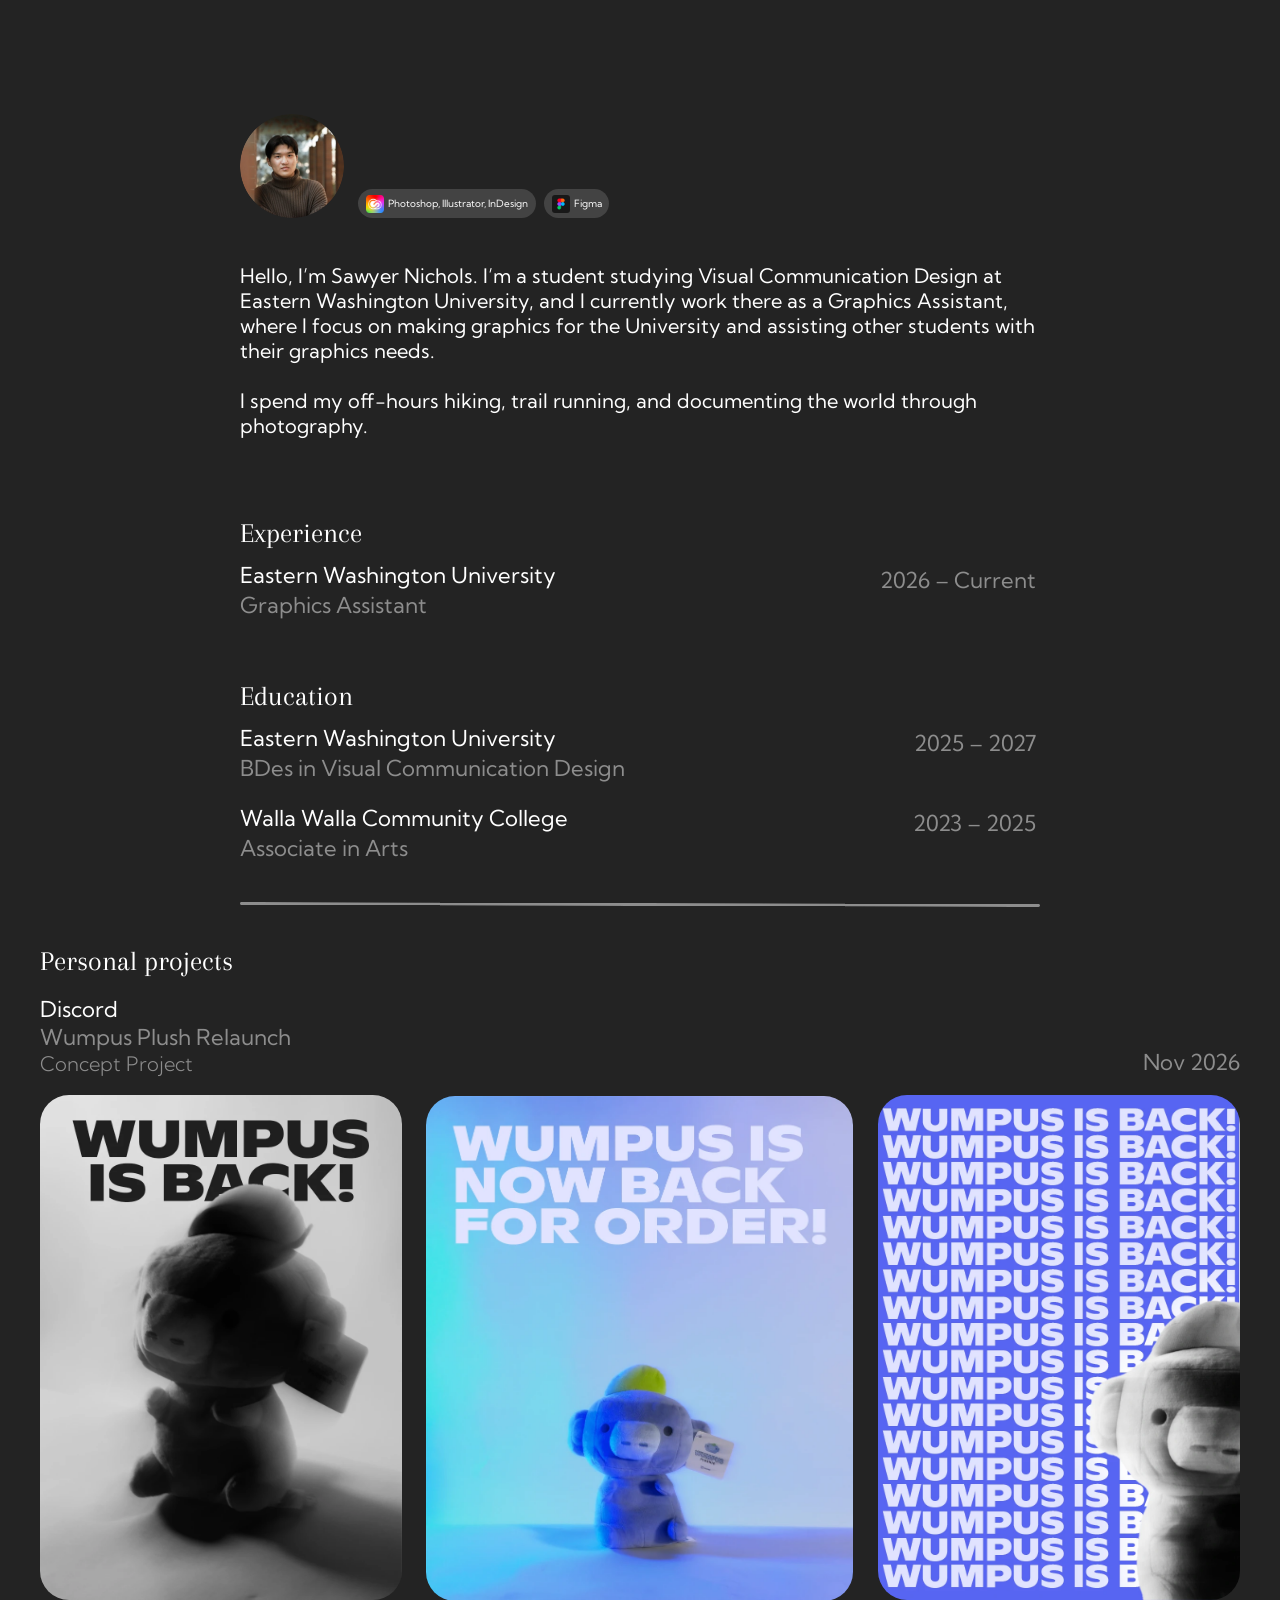
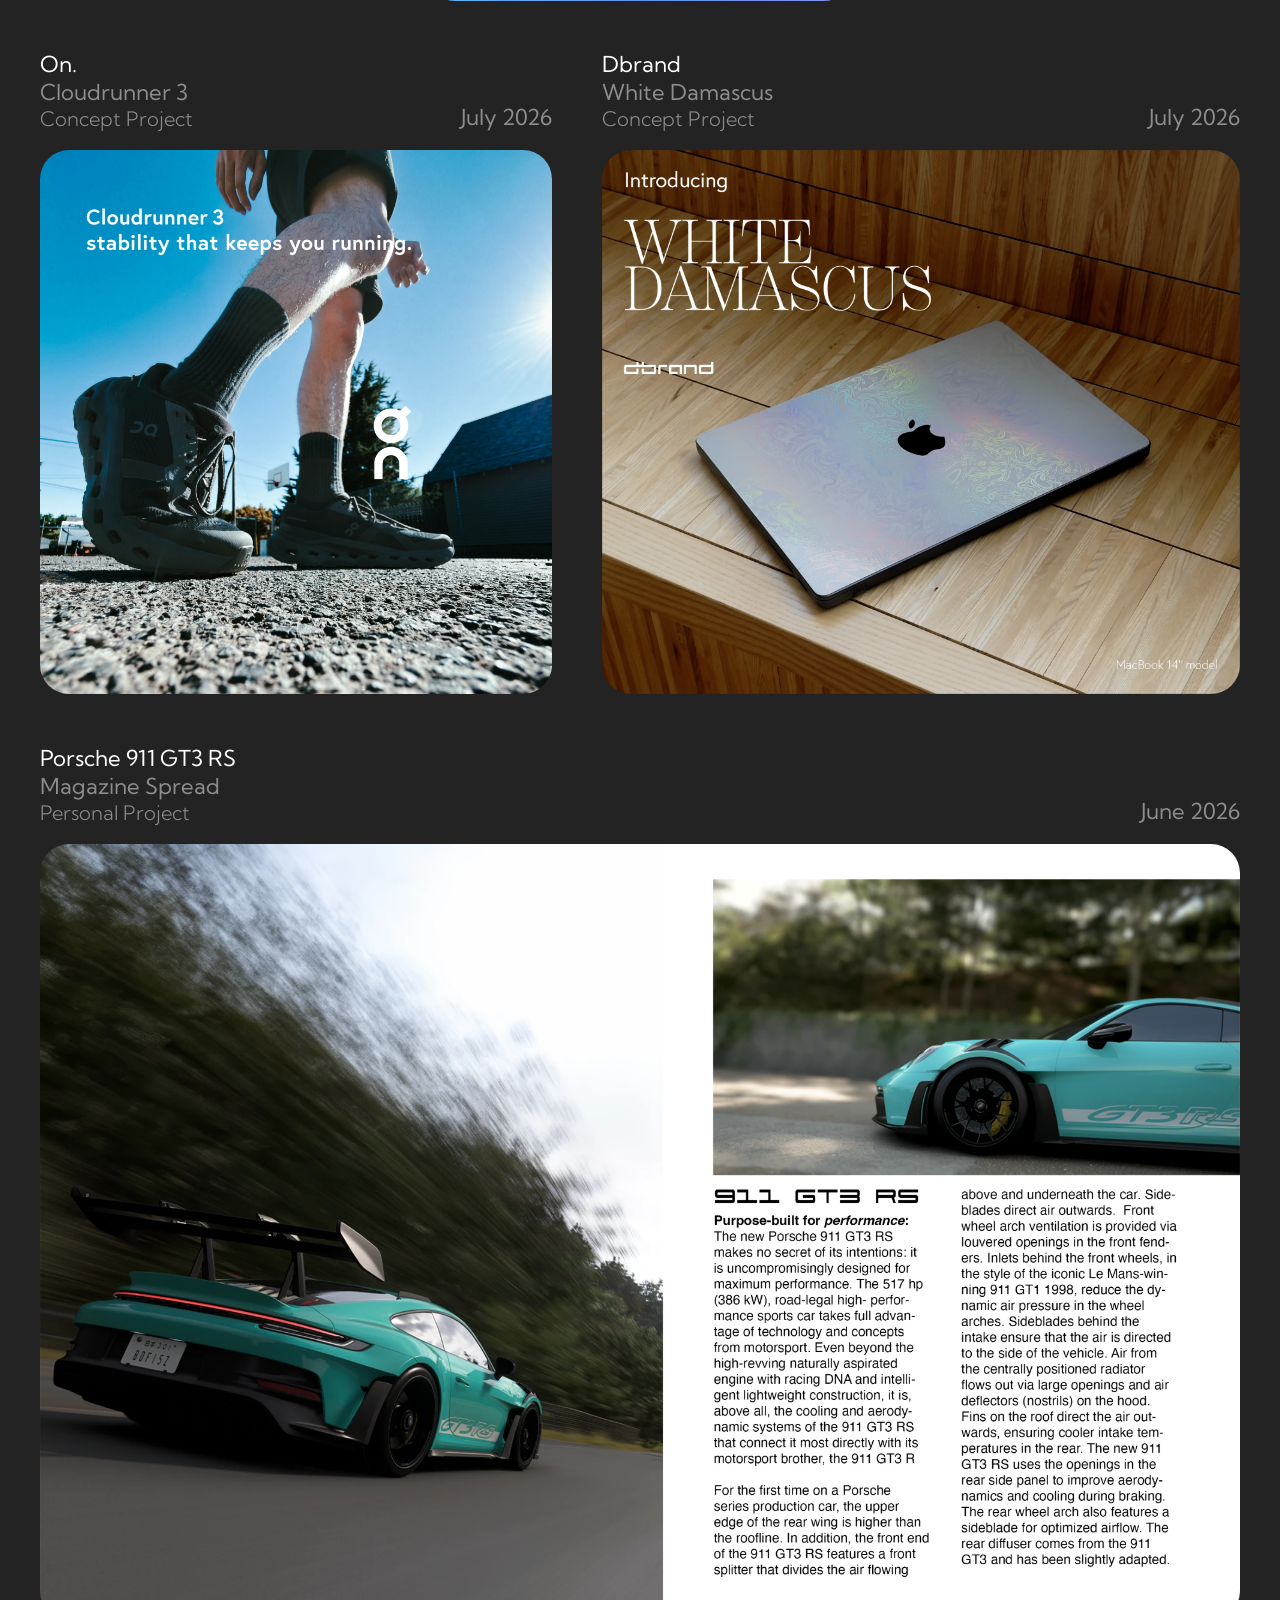
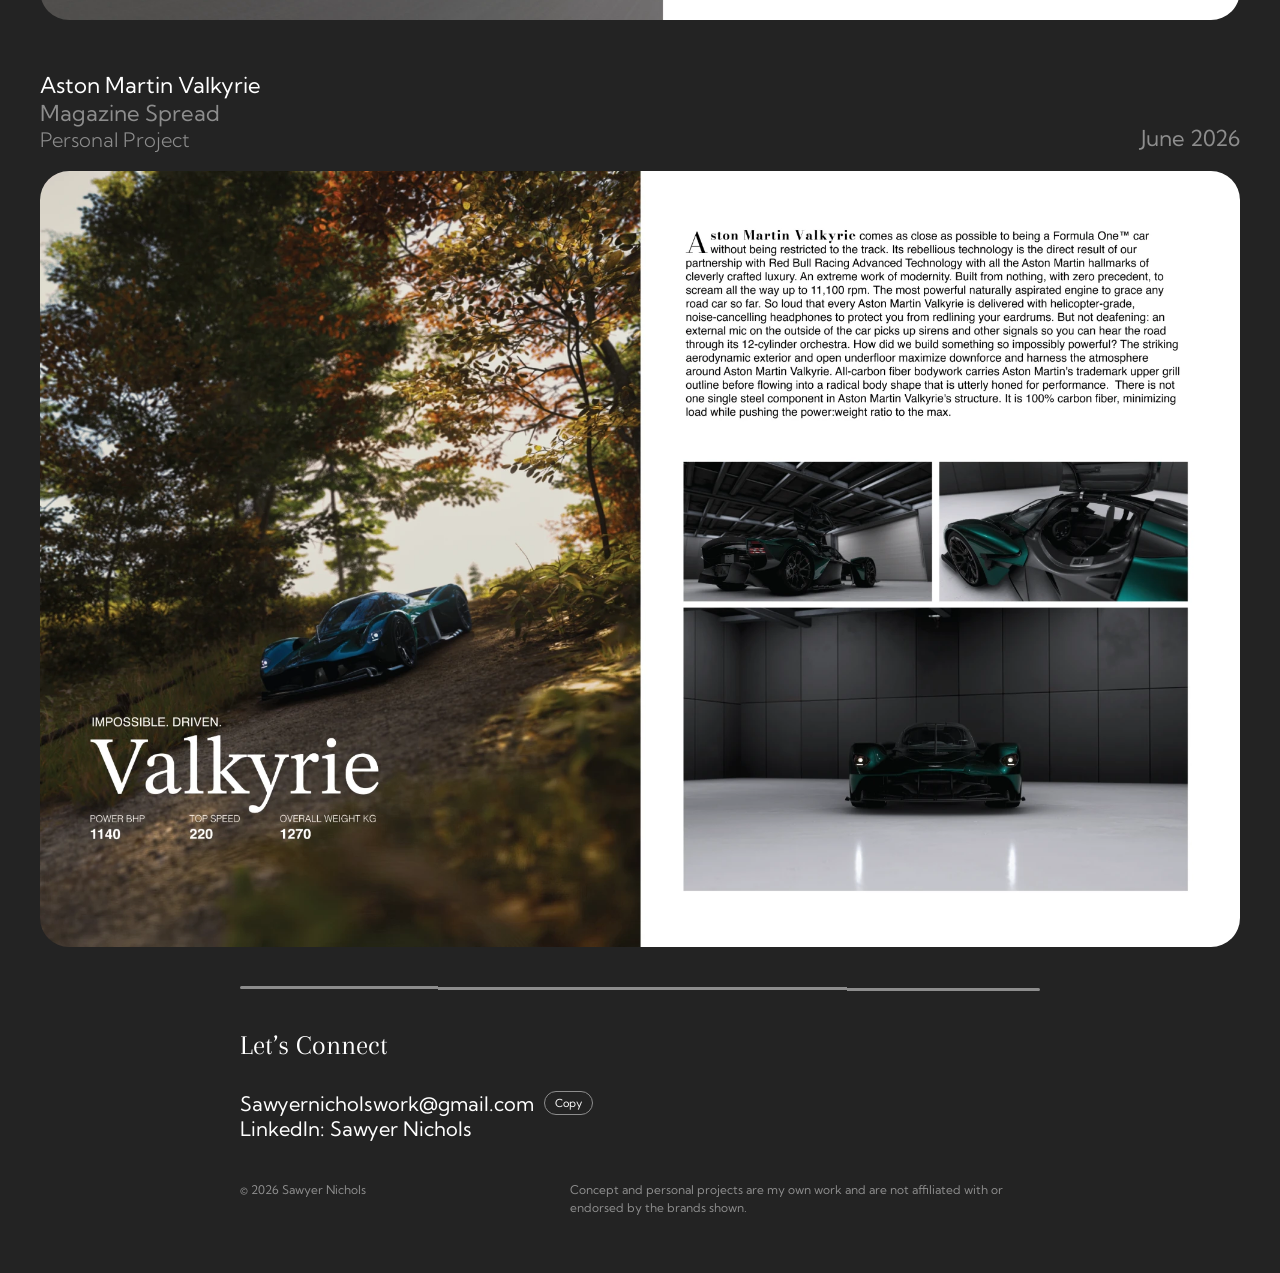
<file: index.html>
<!DOCTYPE html>
<html lang="en">
<head>
  <meta charset="UTF-8">
  <meta name="viewport" content="width=device-width, initial-scale=1">
  <title>Sawyer Nichols · Design Portfolio</title>
  <meta name="description" content="Portfolio of Sawyer Nichols, a Visual Communication Design student at Eastern Washington University. Advertising, poster and editorial projects.">
  <link rel="canonical" href="https://sawyernichols.org/">

  <!-- Link preview: the title, text and image shown when the address is
       shared in Messages, LinkedIn, Slack, Discord and similar. The image
       address must be the full one, not a relative path. -->
  <meta property="og:type" content="website">
  <meta property="og:site_name" content="Sawyer Nichols">
  <meta property="og:url" content="https://sawyernichols.org/">
  <meta property="og:title" content="Sawyer Nichols · Design Portfolio">
  <meta property="og:description" content="Visual Communication Design student at Eastern Washington University. Advertising, poster and editorial projects.">
  <meta property="og:image" content="https://sawyernichols.org/assets/link-preview-4.jpg">
  <meta property="og:image:width" content="1200">
  <meta property="og:image:height" content="630">
  <meta property="og:image:alt" content="Sawyer Nichols, Visual Communication Design, beside five overlapping project prints.">
  <meta name="twitter:card" content="summary_large_image">

  <!-- Tells search engines who this site is about. -->
  <script type="application/ld+json">
  {
    "@context": "https://schema.org",
    "@type": "Person",
    "name": "Sawyer Nichols",
    "url": "https://sawyernichols.org/",
    "image": "https://sawyernichols.org/assets/profile-picture.png",
    "description": "Visual Communication Design student at Eastern Washington University.",
    "jobTitle": "Graphics Assistant",
    "worksFor": { "@type": "CollegeOrUniversity", "name": "Eastern Washington University" },
    "sameAs": ["https://www.linkedin.com/in/sawyer-nichols-5863b9374/"]
  }
  </script>

  <!-- Favicon. All of its files live in the favicon folder. -->
  <link rel="icon" type="image/png" href="favicon/favicon-96x96.png" sizes="96x96">
  <link rel="icon" type="image/svg+xml" href="favicon/favicon.svg">
  <link rel="shortcut icon" href="favicon/favicon.ico">
  <link rel="apple-touch-icon" sizes="180x180" href="favicon/apple-touch-icon.png">
  <link rel="manifest" href="favicon/site.webmanifest">

  <!-- Fonts: Arapey for headings, Kumbh Sans (Light and Regular) for text. -->
  <link rel="preconnect" href="https://fonts.googleapis.com">
  <link rel="preconnect" href="https://fonts.gstatic.com" crossorigin>
  <link rel="stylesheet" href="https://fonts.googleapis.com/css2?family=Arapey&family=Kumbh+Sans:wght,YOPQ@300,300;400,300&display=swap">

  <!-- Raise the ?v= number by one whenever styles.css changes, so browsers
       fetch the new stylesheet instead of reusing a saved copy. -->
  <link rel="stylesheet" href="styles.css?v=12">
</head>
<body>
  <main class="page">

    <section class="about" aria-label="About me">
      <!-- The page's main heading, for search engines and screen readers.
           Hidden visually, so the design is unchanged. -->
      <h1 class="visually-hidden">Sawyer Nichols</h1>
      <div class="about__header">
        <img class="about__photo" src="assets/profile-picture.png" alt="Portrait of Sawyer Nichols" width="104" height="104">
        <ul class="badges" aria-label="Tools">
          <li class="badge">
            <img class="badge__icon badge__icon--adobe" src="assets/adobe-icon.png" alt="" width="18" height="18">
            <span>Photoshop, Illustrator, InDesign</span>
          </li>
          <li class="badge badge--figma">
            <img class="badge__icon badge__icon--figma" src="assets/figma-icon.png" alt="" width="18" height="18">
            <span>Figma</span>
          </li>
        </ul>
      </div>
      <div class="about__text">
        <p>Hello, I’m Sawyer Nichols. I’m a student studying Visual Communication Design at Eastern Washington University, and I currently work there as a Graphics Assistant, where I focus on making graphics for the University and assisting other students with their graphics needs.</p>
        <p>I spend my off-hours hiking, trail running, and documenting the world through photography.</p>
      </div>
    </section>

    <section class="experience" aria-labelledby="experience-title">
      <h2 class="section-title" id="experience-title">Experience</h2>
      <div class="entry">
        <p class="entry__text">
          <span class="entry__name">Eastern Washington University</span>
          <span class="entry__role">Graphics Assistant</span>
        </p>
        <p class="entry__date">2026 – Current</p>
      </div>
    </section>

    <!-- Education, newest first. Each entry is built like the one in
         Experience: name, then a grey second line, with the date on the right. -->
    <section class="education" aria-labelledby="education-title">
      <h2 class="section-title" id="education-title">Education</h2>
      <div class="entry">
        <p class="entry__text">
          <span class="entry__name">Eastern Washington University</span>
          <span class="entry__role">BDes in Visual Communication Design</span>
        </p>
        <p class="entry__date">2025 – 2027</p>
      </div>
      <div class="entry">
        <p class="entry__text">
          <span class="entry__name">Walla Walla Community College</span>
          <span class="entry__role">Associate in Arts</span>
        </p>
        <p class="entry__date">2023 – 2025</p>
      </div>
    </section>

    <img class="divider divider--after-education" src="assets/divider.svg" alt="">

    <section class="projects" aria-labelledby="projects-title">
      <h2 class="section-title" id="projects-title">Personal projects</h2>

      <!-- Projects run newest to oldest, one row per projects__grid.
           A row with more than one image sets --cols: one value per image,
           in order, each being that image's width divided by its height.
           That keeps every image in the row the same height. -->

      <!-- Row 1: Discord poster series (three images under one label) -->
      <div class="projects__grid">
        <article class="project">
          <header class="project__header">
            <h3 class="project__title">
              <span class="project__client">Discord</span>
              <span class="project__name">Wumpus Plush Relaunch</span>
              <span class="project__type">Concept Project</span>
            </h3>
            <p class="project__date">Nov 2026</p>
          </header>
          <div class="project__images" style="--cols: minmax(0, 0.718fr) minmax(0, 0.847fr) minmax(0, 0.718fr)">
            <button class="project__zoom" type="button" data-group="wumpus" aria-haspopup="dialog" aria-label="Open larger preview. Discord poster: Wumpus is back!">
              <img class="project__image" src="assets/project-discord-wumpus.webp" alt="Discord poster: Wumpus is back!" width="900" height="1254">
            </button>
            <button class="project__zoom" type="button" data-group="wumpus" aria-haspopup="dialog" aria-label="Open larger preview. Discord poster: Wumpus is now back for order!">
              <img class="project__image" src="assets/project-discord-wumpus-2.webp" alt="Discord poster: Wumpus is now back for order!" width="901" height="1064">
            </button>
            <button class="project__zoom" type="button" data-group="wumpus" aria-haspopup="dialog" aria-label="Open larger preview. Discord poster: Wumpus is back! repeated down a purple background.">
              <img class="project__image" src="assets/project-discord-wumpus-3.webp" alt="Discord poster: Wumpus is back! repeated down a purple background." width="900" height="1254">
            </button>
          </div>
        </article>
      </div>

      <!-- Row 2: On and Dbrand ads -->
      <div class="projects__grid" style="--cols: minmax(0, 0.941fr) minmax(0, 1.174fr)">
        <article class="project">
          <header class="project__header">
            <h3 class="project__title">
              <span class="project__client">On.</span>
              <span class="project__name">Cloudrunner 3</span>
              <span class="project__type">Concept Project</span>
            </h3>
            <p class="project__date">July 2026</p>
          </header>
          <button class="project__zoom" type="button" data-group="on" aria-haspopup="dialog" aria-label="Open larger preview. On Cloudrunner 3 ad: stability that keeps you running.">
            <img class="project__image" src="assets/project-on-cloudrunner.webp" alt="On Cloudrunner 3 ad: stability that keeps you running." width="1882" height="2000" loading="lazy" decoding="async">
          </button>
        </article>
        <article class="project">
          <header class="project__header">
            <h3 class="project__title">
              <span class="project__client">Dbrand</span>
              <span class="project__name">White Damascus</span>
              <span class="project__type">Concept Project</span>
            </h3>
            <p class="project__date">July 2026</p>
          </header>
          <button class="project__zoom" type="button" data-group="dbrand" aria-haspopup="dialog" aria-label="Open larger preview. Dbrand ad introducing the White Damascus MacBook skin.">
            <img class="project__image" src="assets/project-dbrand-white-damascus.webp" alt="Dbrand ad introducing the White Damascus MacBook skin." width="2000" height="1704" loading="lazy" decoding="async">
          </button>
        </article>
      </div>

      <!-- Row 3: Porsche spread, full width -->
      <div class="projects__grid">
        <article class="project">
          <header class="project__header">
            <h3 class="project__title">
              <span class="project__client">Porsche 911 GT3 RS</span>
              <span class="project__name">Magazine Spread</span>
              <span class="project__type">Personal Project</span>
            </h3>
            <p class="project__date">June 2026</p>
          </header>
          <button class="project__zoom" type="button" data-group="spreads" aria-haspopup="dialog" aria-label="Open larger preview. Magazine spread about the Porsche 911 GT3 RS.">
            <img class="project__image" src="assets/project-porsche-gt3rs-spread.webp" alt="Magazine spread about the Porsche 911 GT3 RS." width="2000" height="1294" loading="lazy" decoding="async">
          </button>
        </article>
      </div>

      <!-- Row 4: Aston Martin spread, full width -->
      <div class="projects__grid">
        <article class="project">
          <header class="project__header">
            <h3 class="project__title">
              <span class="project__client">Aston Martin Valkyrie</span>
              <span class="project__name">Magazine Spread</span>
              <span class="project__type">Personal Project</span>
            </h3>
            <p class="project__date">June 2026</p>
          </header>
          <button class="project__zoom" type="button" data-group="spreads" aria-haspopup="dialog" aria-label="Open larger preview. Magazine spread about the Aston Martin Valkyrie.">
            <img class="project__image" src="assets/project-aston-martin-valkyrie-spread.webp" alt="Magazine spread about the Aston Martin Valkyrie." width="2000" height="1294" loading="lazy" decoding="async">
          </button>
        </article>
      </div>

      <!-- Project descriptions, shown beside the image in the larger preview.
           One block per group. Every image whose button carries the same
           data-group shares the block, and the preview lets the visitor
           step between those images. To change a description, edit the
           text between <p> and </p>; add another <p>...</p> for a new
           paragraph. -->
      <div id="project-notes" hidden>
        <!-- Discord: the three Wumpus posters -->
        <div data-group="wumpus">
          <p>A self-initiated poster series for the return of Discord’s Wumpus plush. I made it to practice working inside a company’s official brand guidelines, using Discord’s typeface and colors the way the guide specifies, so the ads could pass for the company’s own marketing. One poster is black and white, to give the feeling of a new character being unlocked. I shot the photos myself and built the posters in Photoshop.</p>
        </div>
        <!-- On: Cloudrunner 3 ad -->
        <div data-group="on">
          <p>A self-initiated ad for my favorite pair of running shoes, the On Cloudrunner 3. I set out to match On’s minimal advertising style: one photograph, one short line of copy and the logo, with nothing else competing for attention. I shot it from a low angle to show off the sole, one of the shoe’s main features. I took the photo, wrote the headline and built the ad in Photoshop.</p>
        </div>
        <!-- Dbrand: White Damascus ad -->
        <div data-group="dbrand">
          <p>A self-initiated ad for Dbrand, a company whose work I appreciate. I set out to closely match the branding Dbrand used for its Damascus line of skins, including setting the name in a striking serif typeface. I photographed the White Damascus skin on my own 14-inch MacBook Pro, choosing a wood surface that complements the skin and natural light that brings out its holographic shine. Built in Photoshop.</p>
        </div>
        <!-- Magazine spreads: Porsche and Aston Martin -->
        <div data-group="spreads">
          <p>Two self-initiated magazine spreads, made to experiment with editorial layout: one on the Porsche 911 GT3 RS and one on the Aston Martin Valkyrie. Each opens with a full-page image and sets the text and smaller images on the facing page. I captured the car images myself in the game Forza Horizon 6 and built the spreads in Photoshop and Illustrator. The article text comes from Porsche’s and Aston Martin’s official websites and press material.</p>
        </div>
      </div>
    </section>

    <img class="divider divider--after-projects" src="assets/divider.svg" alt="">

    <section class="contact" aria-labelledby="contact-title">
      <h2 class="section-title" id="contact-title">Let’s Connect</h2>
      <ul class="contact__details">
        <li class="contact__row">
          <a href="mailto:Sawyernicholswork@gmail.com">Sawyernicholswork@gmail.com</a>
          <!-- Hidden until the script confirms the browser can copy. -->
          <button class="copy-button" type="button" data-copy="Sawyernicholswork@gmail.com" hidden>Copy</button>
        </li>
        <li class="contact__row">
          <a href="https://www.linkedin.com/in/sawyer-nichols-5863b9374/" target="_blank" rel="noopener noreferrer">LinkedIn: Sawyer Nichols</a>
        </li>
      </ul>
    </section>

    <footer class="footer">
      <p>© 2026 Sawyer Nichols</p>
      <p class="footer__note">Concept and personal projects are my own work and are not affiliated with or endorsed by the brands shown.</p>
    </footer>

  </main>

  <!-- Larger preview. One window serves every project image: the script
       at the bottom fills in the image that was clicked, its label, and
       its group's text from "Project descriptions" above. It closes on
       the Close button, a click on the dark area, or the Esc key. -->
  <dialog class="preview" id="preview" aria-labelledby="preview-title">
    <button class="preview__close" type="button">Close ✕</button>
    <div class="preview__layout">
      <!-- The arrows and the "1 / 3" count show only when the group has
           more than one image. -->
      <div class="preview__stage">
        <button class="preview__arrow" type="button" data-step="-1" aria-label="Previous image">←</button>
        <div class="preview__frame">
          <img class="preview__image" alt="">
        </div>
        <button class="preview__arrow" type="button" data-step="1" aria-label="Next image">→</button>
        <span class="preview__count" aria-live="polite"></span>
      </div>
      <div class="preview__info">
        <header>
          <h2 class="preview__title" id="preview-title">
            <span class="preview__client"></span>
            <span class="preview__name"></span>
            <span class="preview__type"></span>
          </h2>
          <p class="preview__date"></p>
        </header>
        <img class="preview__rule" src="assets/divider.svg" alt="">
        <div class="preview__text"></div>
      </div>
    </div>
  </dialog>

  <!-- Kept in the page, not in a separate file, so the reveal can hide the
       Projects section before the browser first draws it. -->
  <script>
    // Scroll reveal: the Projects section stays hidden until the visitor
    // scrolls to it, then every card jumps in together with a slight
    // wobble, once, and stays visible.
    (function () {
      if (!('IntersectionObserver' in window)) return;

      var items = Array.prototype.slice.call(document.querySelectorAll(
        '.projects .section-title, .projects .project__header, .projects .project__zoom'
      ));
      var firstImage = document.querySelector('.projects .project__zoom');
      if (!items.length || !firstImage) return;

      var imageCount = 0;
      items.forEach(function (el) {
        var isImage = el.classList.contains('project__zoom');
        el.classList.add('reveal', isImage ? 'reveal--pop' : 'reveal--rise');
        // Neighbouring images wobble in opposite directions.
        if (isImage) el.style.setProperty('--dir', imageCount++ % 2 ? 1 : -1);
      });

      // Reveal the whole section in one go. Pieces on screen right now come
      // in one after another; everything further down starts straight away,
      // so it is already in place by the time the visitor gets there.
      var done = false;
      function revealAll() {
        if (done) return;
        done = true;
        observer.disconnect();
        var step = 0;
        var screenBottom = window.innerHeight;
        items.forEach(function (el) {
          var onScreen = el.getBoundingClientRect().top < screenBottom;
          el.style.setProperty('--reveal-delay', onScreen ? (step++ * 90) + 'ms' : '0ms');
          el.classList.add('is-visible');
        });
      }

      // Trigger once a project image starts to come into view. Normally that
      // is the first one; it is a later one if the visitor jumped down the page.
      var observer = new IntersectionObserver(function (entries) {
        if (entries.some(function (entry) { return entry.isIntersecting; })) revealAll();
      }, { rootMargin: '0px 0px -12% 0px', threshold: 0.05 });

      function start() {
        items.forEach(function (el) {
          if (el.classList.contains('project__zoom')) observer.observe(el);
        });
      }

      // Wait for the first scroll, unless the page opened already scrolled.
      if (window.scrollY > 4) start();
      else window.addEventListener('scroll', start, { once: true, passive: true });

      // Keyboard users: tabbing into the section reveals it.
      document.addEventListener('focusin', function (event) {
        if (event.target.closest && event.target.closest('.reveal')) revealAll();
      });
    })();

    // Copy button: puts the email address on the clipboard. The button
    // stays hidden where the browser cannot copy.
    (function () {
      var button = document.querySelector('[data-copy]');
      if (!button || !navigator.clipboard || !navigator.clipboard.writeText) return;

      var label = button.textContent;
      button.hidden = false;

      function show(message) {
        button.textContent = message;
        setTimeout(function () { button.textContent = label; }, 2000);
      }

      button.addEventListener('click', function () {
        navigator.clipboard.writeText(button.getAttribute('data-copy')).then(
          function () { show('Copied ✓'); },
          function () { show('Copy failed'); }
        );
      });
    })();

    // Image preview: a click on a project image opens the preview window
    // with that image, its label and its group's description. Images that
    // share a data-group can be stepped through with the arrows beside the
    // image, the arrow keys, or a swipe.
    //
    // Motion: the image grows out of the small one on the page and shrinks
    // back into it on closing, and stepping slides one image out while the
    // next slides in. Visitors who ask for less motion get none of it.
    (function () {
      var dialog = document.getElementById('preview');
      var notes = document.getElementById('project-notes');
      if (!dialog || !dialog.showModal) return;

      function part(name) { return dialog.querySelector('.preview__' + name); }
      var image = part('image');
      var stage = part('stage');
      var calm = window.matchMedia && window.matchMedia('(prefers-reduced-motion: reduce)').matches;
      var moves = !calm && !!image.animate && !!dialog.getAnimations;
      var SOFT = 'cubic-bezier(0.22, 1, 0.36, 1)'; // quick start, gentle stop

      // Collect the images into their groups, in page order.
      var groups = {};
      Array.prototype.forEach.call(document.querySelectorAll('.project__zoom[data-group]'), function (button) {
        var name = button.getAttribute('data-group');
        var picture = button.querySelector('img');
        var project = button.closest('.project');
        function label(selector) { return project.querySelector(selector).textContent; }

        var list = groups[name] = groups[name] || [];
        var index = list.length;
        list.push({
          thumb: picture,
          src: picture.getAttribute('src'),
          alt: picture.getAttribute('alt'),
          ratio: picture.getAttribute('width') / picture.getAttribute('height'),
          client: label('.project__client'),
          name: label('.project__name'),
          type: label('.project__type'),
          date: label('.project__date')
        });
        button.addEventListener('click', function () { open(name, index); });
      });

      var items = [];
      var current = 0;
      var closing = false;
      var run = 0;       // goes up each time the image changes, so a late callback can tell
      var hidden = null; // the small image hidden while the large one flies to or from it

      function open(name, index) {
        items = groups[name];
        dialog.classList.toggle('preview--single', items.length < 2);

        // Size the image's frame for the widest and the tallest image in
        // the group, so the arrows stay put while stepping through.
        var ratios = items.map(function (item) { return item.ratio; });
        dialog.style.setProperty('--wide', Math.max.apply(null, ratios).toFixed(4));
        dialog.style.setProperty('--tall', Math.min.apply(null, ratios).toFixed(4));

        var text = notes && notes.querySelector('[data-group="' + name + '"]');
        part('text').innerHTML = text ? text.innerHTML : '';

        // Fetch the rest of the group now, so Next is instant.
        items.forEach(function (item) { new Image().src = item.src; });

        show(index, 0);
        dialog.showModal();
        part('info').scrollTop = 0;
        part('layout').scrollTop = 0;
        if (moves) arrive();
      }

      // Put the image back to rest and show the small image again.
      function rest() {
        image.style.opacity = '';
        image.style.transformOrigin = '';
        if (hidden) hidden.style.visibility = '';
        hidden = null;
      }

      // Stop anything still moving, so quick clicks never pile up.
      function settle() {
        run++;
        Array.prototype.forEach.call(dialog.querySelectorAll('.preview__ghost'), function (ghost) {
          ghost.parentNode.removeChild(ghost);
        });
        image.getAnimations().forEach(function (animation) { animation.cancel(); });
        rest();
      }

      // Stepping past either end wraps round to the other. direction is 1
      // for the next image, -1 for the previous one and 0 for no movement.
      function show(index, direction) {
        current = (index + items.length) % items.length;
        var item = items[current];
        var ghost = null;

        if (moves) {
          settle();
          if (direction) {
            // A copy of the outgoing image, laid exactly over the real one,
            // so the two can move at the same time.
            var box = image.getBoundingClientRect();
            ghost = image.cloneNode();
            ghost.className = 'preview__image preview__ghost';
            ghost.alt = '';
            ghost.setAttribute('aria-hidden', 'true');
            ghost.style.left = box.left + 'px';
            ghost.style.top = box.top + 'px';
            ghost.style.width = box.width + 'px';
            ghost.style.height = box.height + 'px';
            image.parentNode.appendChild(ghost);
          }
        }

        image.src = item.src;
        image.alt = item.alt;

        if (ghost) {
          ghost.animate(
            [{ opacity: 1, transform: 'none' }, { opacity: 0, transform: 'translateX(' + (-56 * direction) + 'px)' }],
            { duration: 220, easing: 'ease-in', fill: 'forwards' }
          ).onfinish = function () {
            if (ghost.parentNode) ghost.parentNode.removeChild(ghost);
          };
          image.animate(
            [{ opacity: 0, transform: 'translateX(' + (56 * direction) + 'px)' }, { opacity: 1, transform: 'none' }],
            { duration: 420, easing: SOFT }
          );
        }

        part('client').textContent = item.client;
        part('name').textContent = item.name;
        part('type').textContent = item.type;
        part('date').textContent = item.date;
        part('count').textContent = (current + 1) + ' / ' + items.length;
      }

      // Where the large image has to start (or end) to sit exactly on the
      // small one on the page. Measured from the small image's button,
      // which has the same box as the image.
      function flight(thumb) {
        var from = thumb.parentNode.getBoundingClientRect();
        var to = image.getBoundingClientRect();
        if (!from.width || !to.width) return null;
        if (from.bottom < 0 || from.top > window.innerHeight) return null; // scrolled out of view
        var scale = from.width / to.width;
        return {
          transform: 'translate(' + (from.left - to.left) + 'px, ' + (from.top - to.top) + 'px) ' +
            'scale(' + scale + ', ' + (from.height / to.height) + ')',
          borderRadius: (parseFloat(getComputedStyle(thumb).borderRadius) / scale) + 'px'
        };
      }

      function others() {
        return [part('info')].concat(Array.prototype.slice.call(
          dialog.querySelectorAll('.preview__arrow, .preview__count, .preview__close')
        ));
      }

      // Opening: the dark layer fades in (see styles.css), the image grows
      // out of the small one, then the card and the buttons follow.
      function arrive() {
        var thumb = items[current].thumb;
        var id = run;

        dialog.classList.remove('preview--closing');
        dialog.classList.add('preview--opening');

        others().forEach(function (el, i) {
          el.animate(
            i ? [{ opacity: 0 }, { opacity: 1 }] : [{ opacity: 0, transform: 'translateX(24px)' }, { opacity: 1, transform: 'none' }],
            { duration: i ? 300 : 460, delay: i ? 200 : 150, easing: i ? 'ease' : SOFT, fill: 'backwards' }
          );
        });

        // Wait until the image has its size before measuring the flight.
        image.style.opacity = '0';
        var go = function () {
          if (id !== run || !dialog.open) return;
          image.style.opacity = '';
          var start = flight(thumb);
          if (!start) {
            image.animate([{ opacity: 0 }, { opacity: 1 }], { duration: 300, easing: 'ease-out' });
            return;
          }
          image.style.transformOrigin = '0 0';
          hidden = thumb;
          thumb.style.visibility = 'hidden';
          image.animate(
            [start, { transform: 'none', borderRadius: getComputedStyle(image).borderRadius }],
            { duration: 480, easing: SOFT }
          ).onfinish = function () {
            if (id === run) rest();
          };
        };
        (image.decode ? image.decode() : Promise.resolve()).then(go, go);
      }

      // Closing: the same in reverse. If the small image has scrolled out
      // of view, the large one fades out instead.
      function close() {
        if (closing) return;
        if (!moves) { dialog.close(); return; }

        closing = true;
        settle();
        dialog.classList.remove('preview--opening');
        dialog.classList.add('preview--closing');

        others().forEach(function (el) {
          el.animate([{ opacity: 1 }, { opacity: 0 }], { duration: 160, fill: 'forwards' });
        });

        var thumb = items[current].thumb;
        var end = flight(thumb);
        var leave;
        if (end) {
          image.style.transformOrigin = '0 0';
          hidden = thumb;
          thumb.style.visibility = 'hidden';
          leave = image.animate(
            [{ transform: 'none', borderRadius: getComputedStyle(image).borderRadius }, end],
            { duration: 340, easing: 'cubic-bezier(0.4, 0, 0.2, 1)', fill: 'forwards' }
          );
        } else {
          leave = image.animate(
            [{ opacity: 1, transform: 'none' }, { opacity: 0, transform: 'scale(0.98)' }],
            { duration: 220, easing: 'ease-in', fill: 'forwards' }
          );
        }

        var finished = false;
        var finish = function () {
          if (finished) return;
          finished = true;
          dialog.close();
          dialog.classList.remove('preview--closing');
          dialog.getAnimations({ subtree: true }).forEach(function (animation) { animation.cancel(); });
          rest();
          closing = false;
        };
        leave.onfinish = finish;
        setTimeout(finish, 700); // in case the browser never reports the end
      }

      dialog.addEventListener('click', function (event) {
        if (closing) return;
        var arrow = event.target.closest('[data-step]');
        if (arrow) {
          var step = Number(arrow.getAttribute('data-step'));
          show(current + step, step);
          return;
        }
        // Anything that is not the image or the card closes the preview:
        // the Close button and the dark area around the image.
        if (!event.target.closest('.preview__image, .preview__info')) close();
      });

      // The Esc key takes the same way out.
      dialog.addEventListener('cancel', function (event) {
        if (!moves) return;
        event.preventDefault();
        close();
      });

      dialog.addEventListener('keydown', function (event) {
        if (closing || items.length < 2) return;
        if (event.key === 'ArrowRight') show(current + 1, 1);
        if (event.key === 'ArrowLeft') show(current - 1, -1);
      });

      var touchX = null;
      stage.addEventListener('touchstart', function (event) {
        touchX = event.touches[0].clientX;
      }, { passive: true });
      stage.addEventListener('touchend', function (event) {
        if (touchX === null || closing || items.length < 2) return;
        var moved = event.changedTouches[0].clientX - touchX;
        touchX = null;
        if (Math.abs(moved) > 40) {
          var step = moved < 0 ? 1 : -1;
          show(current + step, step);
        }
      }, { passive: true });
    })();
  </script>
</body>
</html>
</file>
<file: styles.css>
/* Sawyer Nichols portfolio.
   Colors, type and spacing come from the Figma frame "Desktop - 1". */

/* ---------- Design values ---------- */

:root {
  --bg: #232323;
  --text: #ffffff;
  --muted: #8d8d8d;
  --badge-bg: #434343;

  --font-heading: "Arapey", serif;
  --font-body: "Kumbh Sans", sans-serif;

  --column: 800px;    /* text column and divider width */
  --breakout: 1200px; /* project cards run wider than the text column */
}

/* ---------- Base ---------- */

*,
*::before,
*::after {
  box-sizing: border-box;
}

/* Keeps the hidden attribute working on elements that set their own display. */
[hidden] {
  display: none !important;
}

body {
  margin: 0;
  background: var(--bg);
  color: var(--text);
  font-family: var(--font-body);
  font-variation-settings: "YOPQ" 300;
  overflow-wrap: break-word;
}

h2,
h3,
p,
ul {
  margin: 0;
  padding: 0;
}

ul {
  list-style: none;
}

img {
  display: block;
  max-width: 100%;
}

a {
  color: inherit;
  text-decoration: none;
}

a:hover,
a:focus-visible {
  text-decoration: underline;
}

/* For text that search engines and screen readers should get but that is
   not part of the visual design. */
.visually-hidden {
  position: absolute;
  width: 1px;
  height: 1px;
  margin: -1px;
  padding: 0;
  overflow: hidden;
  clip-path: inset(50%);
  white-space: nowrap;
  border: 0;
}

/* A button that wraps an image should look like the image, not a form control. */
.project__zoom {
  display: block;
  padding: 0;
  border: 0;
  background: none;
  font: inherit;
  color: inherit;
}

/* ---------- Page layout ---------- */

.page {
  max-width: calc(var(--breakout) + 48px);
  margin: 0 auto;
  padding: 114px 24px 56px;
}

/* Everything sits in the centered 800px column... */
.page > * {
  max-width: var(--column);
  margin-left: auto;
  margin-right: auto;
}

/* ...with text stopping at 796px, as in the Figma frame... */
.page > section {
  padding-right: 4px;
}

/* ...except the project cards, which break out to 1200px. */
.page > .projects {
  max-width: var(--breakout);
  padding-right: 0;
}

.section-title {
  font-family: var(--font-heading);
  font-size: 28px;
  font-weight: 400;
}

/* The slight tilt is in the Figma frame's lines. */
.divider {
  width: 100%;
  height: 3px;
  transform: rotate(0.14deg);
}

.divider--after-education,
.divider--after-projects {
  margin-top: 40px;
}

/* ---------- About ---------- */

.about__header {
  display: flex;
  align-items: flex-end;
  gap: 14px;
}

.about__photo {
  flex: none;
  width: 104px;
  height: 104px;
  border-radius: 50%;
}

.badges {
  display: flex;
  flex-wrap: wrap;
  gap: 8px;
}

.badge {
  display: flex;
  align-items: center;
  gap: 4px;
  height: 29px;
  padding: 0 8px;
  border-radius: 31px;
  background: var(--badge-bg);
  font-size: 10px;
  white-space: nowrap;
}

/* One pixel tighter on the right, to match the Figma badge's width. */
.badge--figma {
  padding-right: 7px;
}

.badge__icon {
  flex: none;
  width: 18px;
  height: 18px;
  object-fit: cover;
}

/* Mirrored, as it is in the Figma frame. */
.badge__icon--adobe {
  transform: scaleX(-1);
}

.badge__icon--figma {
  border-radius: 3px;
}

.about__text {
  margin-top: 45px;
  font-size: 20px;
  line-height: 25px;
}

.about__text p + p {
  margin-top: 25px;
}

/* ---------- Experience ---------- */

.experience {
  margin-top: 80px;
}

.entry {
  display: flex;
  justify-content: space-between;
  align-items: flex-start;
  gap: 24px;
  margin-top: 13px;
  font-size: 22px;
}

.entry__text {
  line-height: 1.36;
}

.entry__name,
.entry__role {
  display: block;
}

.entry__role,
.entry__date {
  color: var(--muted);
}

.entry__date {
  margin-top: 5px;
  white-space: nowrap;
}

/* ---------- Education ----------
   Uses the same .entry rows as Experience. */

/* A little more than the 40px used between other sections, so the break
   reads clearly against the 20px between the two schools. */
.education {
  margin-top: 60px;
}

.entry + .entry {
  margin-top: 20px;
}

/* ---------- Projects ---------- */

.projects {
  margin-top: 40px;
}

/* Rows of projects, and the row of images inside a series.
   A row is one column unless it sets --cols in the HTML. Each --cols value
   is an image's width divided by its height, so every image in the row
   comes out the same height and nothing is cropped. */
.projects__grid,
.project__images {
  display: grid;
  grid-template-columns: var(--cols, minmax(0, 1fr));
  align-items: end; /* keeps the images level if one label wraps */
  margin-top: 19px;
}

.projects__grid {
  gap: 50px;
}

.projects__grid + .projects__grid {
  margin-top: 50px;
}

.project__images {
  gap: 24px;
}

.project__header {
  display: flex;
  justify-content: space-between;
  align-items: flex-end;
  gap: 16px;
  font-size: 22px;
}

.project__title {
  font: inherit;
}

.project__client,
.project__name,
.project__type {
  display: block;
}

.project__name,
.project__type,
.project__date {
  color: var(--muted);
}

.project__type {
  font-size: 20px;
  font-weight: 300; /* Kumbh Sans Light */
}

.project__date {
  white-space: nowrap;
}

/* Each image sits inside a button that opens its larger preview. */
.project__zoom {
  width: 100%;
  margin: 19px 0 0;
  border-radius: 29px;
  cursor: zoom-in;
}

.project__images .project__zoom {
  margin-top: 0;
}

.project__zoom:focus-visible {
  outline: 2px solid var(--text);
  outline-offset: 4px;
}

.project__image {
  width: 100%;
  height: auto;
  border-radius: 29px;
  transition: filter 0.15s ease;
}

.project__zoom:hover .project__image {
  filter: brightness(1.08);
}

/* ---------- Image preview ----------
   One window (a <dialog>) for every project image: the image on the left,
   with an arrow either side when there are more to step through, and a
   card on the right with its label, date and description. The
   script at the bottom of index.html fills it in, opens it and moves the
   image in and out; the browser keeps focus inside. */

.preview {
  position: fixed;
  inset: 0;
  width: 100%;
  height: 100%;
  max-width: none;
  max-height: none;
  margin: 0;
  padding: 0;
  border: 0;
  background: transparent;
  color: var(--text);
  overflow: hidden;
}

.preview::backdrop {
  background: rgba(0, 0, 0, 0.92);
}

/* The dark layer fades in and out instead of snapping. The script adds
   these classes, and only for visitors who have not asked for less motion. */
.preview--opening::backdrop {
  animation: preview-dim 0.35s ease-out both;
}

.preview--closing::backdrop {
  animation: preview-undim 0.26s ease-in both;
}

@keyframes preview-dim {
  from { background: rgba(0, 0, 0, 0); }
}

@keyframes preview-undim {
  to { background: rgba(0, 0, 0, 0); }
}

/* Stop the page scrolling behind an open preview. */
html:has(.preview[open]) {
  overflow: hidden;
}

/* Right column: the 380px card plus its 24px gap from the screen edge. */
.preview__layout {
  display: grid;
  grid-template-columns: minmax(0, 1fr) 404px;
  height: 100%;
}

.preview__stage {
  position: relative;
  display: flex;
  align-items: center;
  justify-content: center;
  gap: 20px;
  min-width: 0;
  padding: 40px;
}

/* The space the image sits in. The script sets --wide to the shape of the
   widest image in the group (width divided by height), so the frame, and
   with it the arrows, keeps one size while stepping through. */
.preview__frame {
  display: flex;
  align-items: center;
  justify-content: center;
  flex: 0 1 calc((100vh - 80px) * var(--wide, 1));
  flex: 0 1 calc((100dvh - 80px) * var(--wide, 1));
  min-width: 0;
  height: calc(100vh - 80px);
  height: calc(100dvh - 80px);
}

.preview__image {
  width: auto;
  height: auto;
  min-width: 0;
  max-width: 100%;
  max-height: calc(100vh - 80px);
  max-height: calc(100dvh - 80px);
  border-radius: 12px;
}

/* While stepping, a copy of the outgoing image is laid exactly over the
   real one (the script sets its place and size) and slides away. */
.preview__ghost {
  position: fixed;
  margin: 0;
  max-width: none;
  max-height: none;
  pointer-events: none;
}

/* Previous and Next, one either side of the image. */
.preview__arrow {
  flex: none;
  width: 44px;
  height: 44px;
  padding: 0;
}

/* "1 / 3", centred under the image. */
.preview__count {
  position: absolute;
  left: 0;
  right: 0;
  bottom: 11px;
  color: var(--muted);
  font-size: 14px;
  text-align: center;
}

/* A one-off project has nothing to step through. */
.preview--single .preview__arrow,
.preview--single .preview__count {
  display: none;
}

/* The description card. It is only as tall as its text and sits level
   with the middle of the image. If the text is ever taller than the
   screen, the card stops short of the Close button and scrolls inside. */
.preview__info {
  align-self: center;
  display: flex;
  flex-direction: column;
  gap: 22px;
  max-height: calc(100vh - 120px);
  max-height: calc(100dvh - 120px);
  margin-right: 24px;
  padding: 32px 36px 36px;
  border-radius: 29px;
  background: var(--bg);
  overflow-y: auto;
}

/* The label repeats the one on the project card. */
.preview__title {
  font: inherit;
  font-size: 22px;
}

.preview__client,
.preview__name,
.preview__type {
  display: block;
}

.preview__name,
.preview__type,
.preview__date {
  color: var(--muted);
}

.preview__type {
  font-size: 20px;
  font-weight: 300; /* Kumbh Sans Light */
}

.preview__date {
  margin-top: 8px;
  font-size: 18px;
}

.preview__rule {
  width: 100%;
  height: 3px;
}

.preview__text {
  font-size: 17px;
  line-height: 1.55;
}

.preview__text p + p {
  margin-top: 12px;
}

.preview__close,
.preview__arrow {
  border: 0;
  border-radius: 31px;
  background: var(--badge-bg);
  color: var(--text);
  font: inherit;
  white-space: nowrap;
  cursor: pointer;
}

.preview__close {
  position: fixed;
  top: 16px;
  right: 20px;
  z-index: 1;
  padding: 6px 12px;
  font-size: 13px;
}

/* After the shared rule above, whose "font: inherit" would reset it. */
.preview__arrow {
  border-radius: 50%;
  font-size: 18px;
  line-height: 1;
}

.preview__close:hover,
.preview__arrow:hover {
  background: #565656;
}

.preview__close:focus-visible,
.preview__arrow:focus-visible {
  outline: 2px solid var(--text);
  outline-offset: 3px;
}

/* Narrow windows and phones: the card moves under the image, the whole
   preview scrolls, and the arrows sit in a row right below the image
   with the count between them. */
@media (max-width: 900px) {
  .preview__layout {
    display: flex;
    flex-direction: column;
    overflow-y: auto;
  }

  .preview__stage {
    flex: none;
    flex-wrap: wrap;
    gap: 14px 20px;
    padding: 64px 16px 16px;
  }

  /* Here the frame takes the height of the tallest image in the group
     (--tall), so the arrows below it do not jump up and down. */
  .preview__frame {
    order: 1;
    flex: 0 0 100%;
    height: min(60vh, calc((100vw - 32px) / var(--tall, 1)));
    height: min(60dvh, calc((100vw - 32px) / var(--tall, 1)));
  }

  .preview__image {
    max-height: 60vh;
    max-height: 60dvh;
  }

  .preview__arrow {
    order: 2;
  }

  .preview__count {
    order: 3;
    position: static;
    min-width: 44px;
  }

  .preview__arrow[data-step="1"] {
    order: 4;
  }

  .preview__info {
    flex: none;
    gap: 16px;
    max-height: none;
    margin: 4px 16px 24px;
    padding: 24px 20px 26px;
    overflow: visible;
  }

  .preview__title {
    font-size: 20px;
  }

  .preview__type,
  .preview__date {
    font-size: 16px;
  }

  .preview__text {
    font-size: 16px;
  }
}

/* ---------- Scroll reveal ----------
   The script at the bottom of index.html adds these classes, so without
   scripting nothing is ever hidden. Each item is revealed once and stays. */

.reveal {
  opacity: 0;
  pointer-events: none;
  transition:
    opacity 0.4s ease-out var(--reveal-delay, 0ms),
    transform 0.65s cubic-bezier(0.34, 1.56, 0.64, 1) var(--reveal-delay, 0ms);
}

/* Labels rise into place. */
.reveal--rise {
  transform: translateY(16px);
}

/* Images jump up and settle with a slight wobble (see jiggle-pop). */
.reveal--pop {
  transform: translateY(40px) scale(0.92);
  transition: none;
}

.reveal.is-visible {
  opacity: 1;
  transform: none;
  pointer-events: auto;
}

.reveal--pop.is-visible {
  animation: jiggle-pop 0.8s ease-in-out var(--reveal-delay, 0ms) both;
}

/* A faint squash and stretch plus a half-degree rock that dies away in
   two swings. --dir (1 or -1, set by the script) alternates which way
   each image rocks first. */
@keyframes jiggle-pop {
  0% {
    opacity: 0;
    transform: translateY(40px) scale(0.92);
  }
  34% {
    opacity: 1;
    transform: translateY(-5px) scale(1.01, 1.014) rotate(calc(-0.5deg * var(--dir, 1)));
  }
  56% {
    transform: translateY(2px) scale(1.01, 0.99) rotate(calc(0.35deg * var(--dir, 1)));
  }
  78% {
    transform: translateY(-1px) scale(0.997, 1.004) rotate(calc(-0.15deg * var(--dir, 1)));
  }
  100% {
    opacity: 1;
    transform: none;
  }
}

/* Visitors who ask for less motion see the projects straight away. */
@media (prefers-reduced-motion: reduce) {
  .reveal,
  .reveal--pop.is-visible {
    opacity: 1;
    transform: none;
    pointer-events: auto;
    transition: none;
    animation: none;
  }
}

/* ---------- Contact ---------- */

.contact {
  margin-top: 40px;
}

.contact__details {
  margin-top: 31px;
  font-size: 20px;
}

/* Each contact line is a row, so the Copy button sits beside the address
   on a wide screen and tucks underneath it on a narrow one. */
.contact__row {
  display: flex;
  flex-wrap: wrap;
  align-items: center;
  gap: 6px 10px;
}

.copy-button {
  display: inline-flex;
  align-items: center;
  height: 24px;
  padding: 0 10px;
  border: 1px solid var(--muted);
  border-radius: 31px;
  background: none;
  color: var(--text);
  font: inherit;
  font-size: 11px;
  white-space: nowrap;
  cursor: pointer;
}

.copy-button:hover,
.copy-button:focus-visible {
  border-color: var(--text);
}

/* ---------- Footer ---------- */

.footer {
  display: flex;
  flex-wrap: wrap;
  justify-content: space-between;
  gap: 8px 32px;
  margin-top: 40px;
  color: var(--muted);
  font-size: 12px;
  line-height: 1.5;
}

.footer__note {
  max-width: 470px;
}

/* ---------- Page not found (404.html) ---------- */

.not-found__text {
  margin-top: 31px;
  font-size: 20px;
}

.not-found__text a {
  text-decoration: underline;
}

/* ---------- Smaller screens ---------- */

@media (max-width: 700px) {
  .page {
    padding-top: 64px;
    padding-bottom: 48px;
  }

  .page > section {
    padding-right: 0;
  }

  /* The date drops under the job title. */
  .entry {
    flex-direction: column;
    gap: 4px;
  }

  .entry__date {
    margin-top: 0;
  }

  /* Projects, and the images in a series, stack one per row. */
  .projects__grid,
  .project__images {
    grid-template-columns: 1fr;
  }

  .projects__grid {
    gap: 40px;
  }

  .projects__grid + .projects__grid {
    margin-top: 40px;
  }

  .project__images {
    gap: 16px;
  }

  .contact__row + .contact__row {
    margin-top: 10px;
  }

  .footer__note {
    max-width: none;
  }
}
</file>
